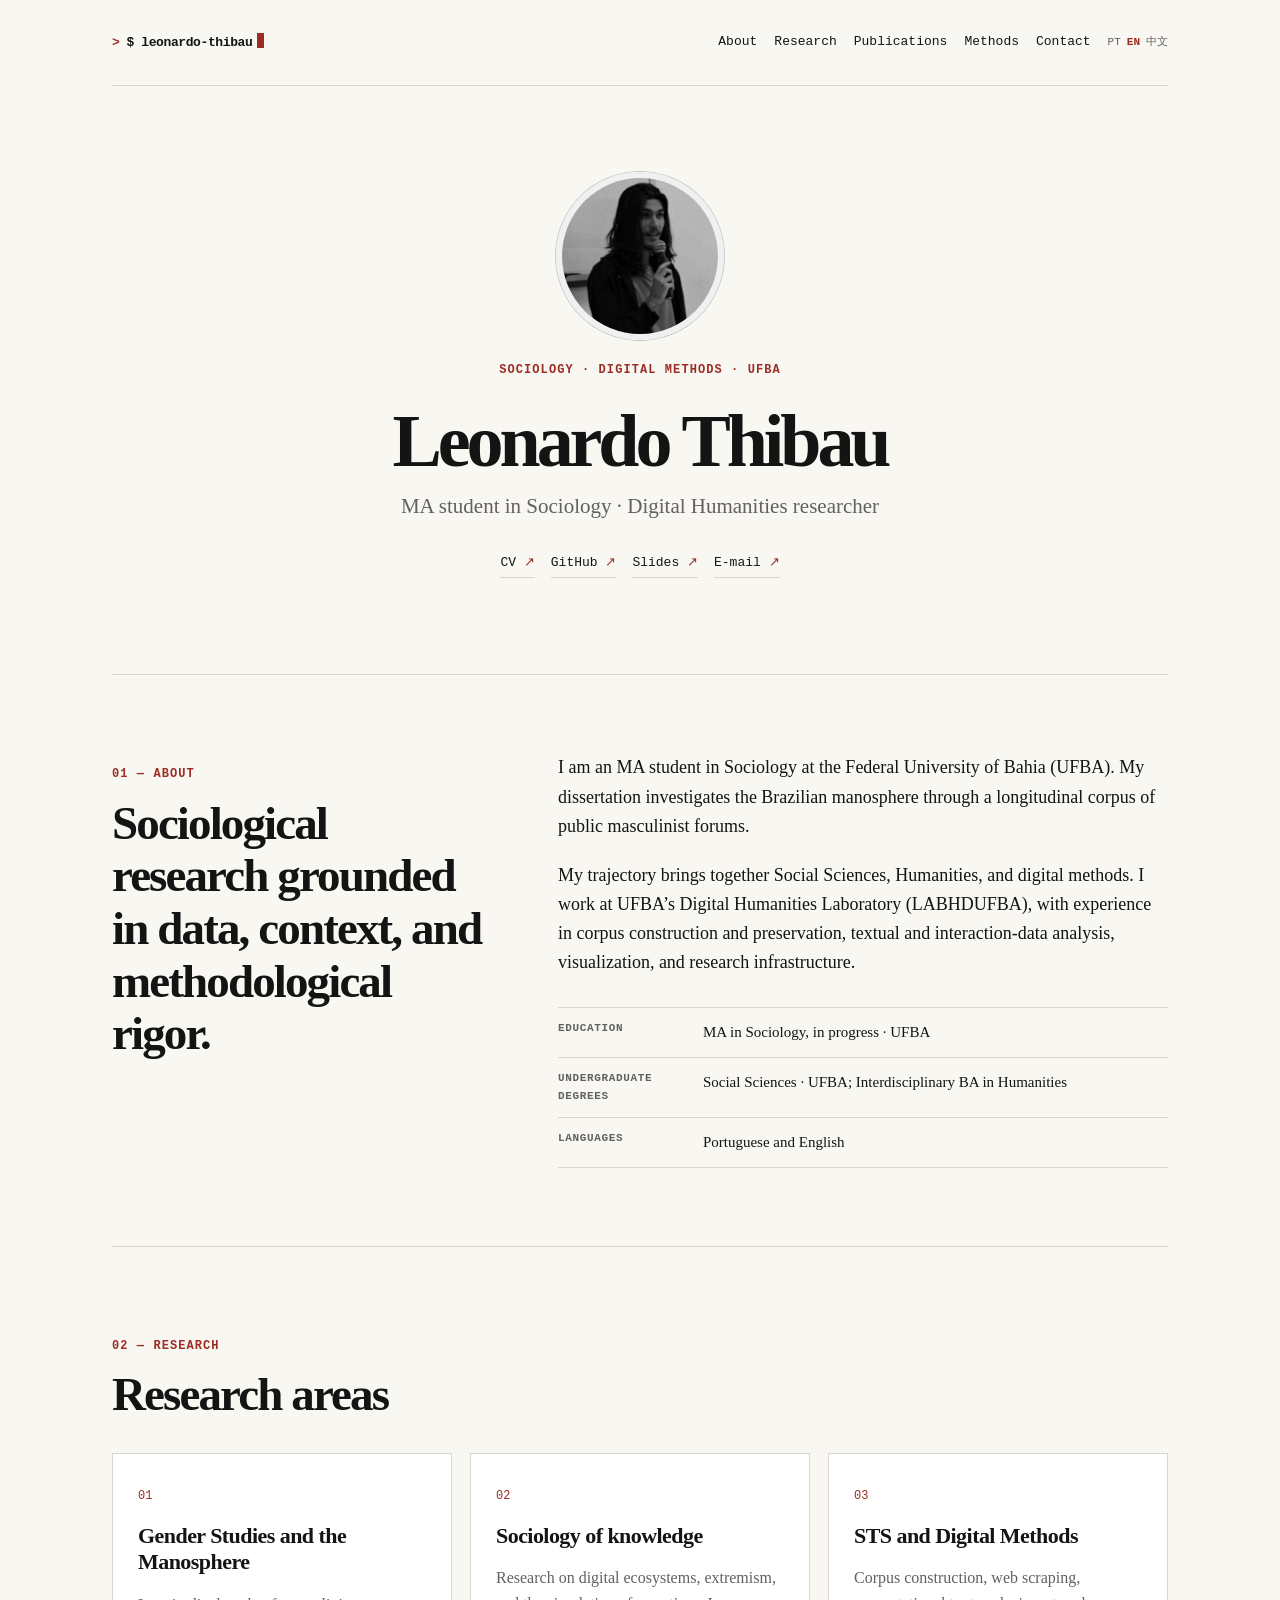
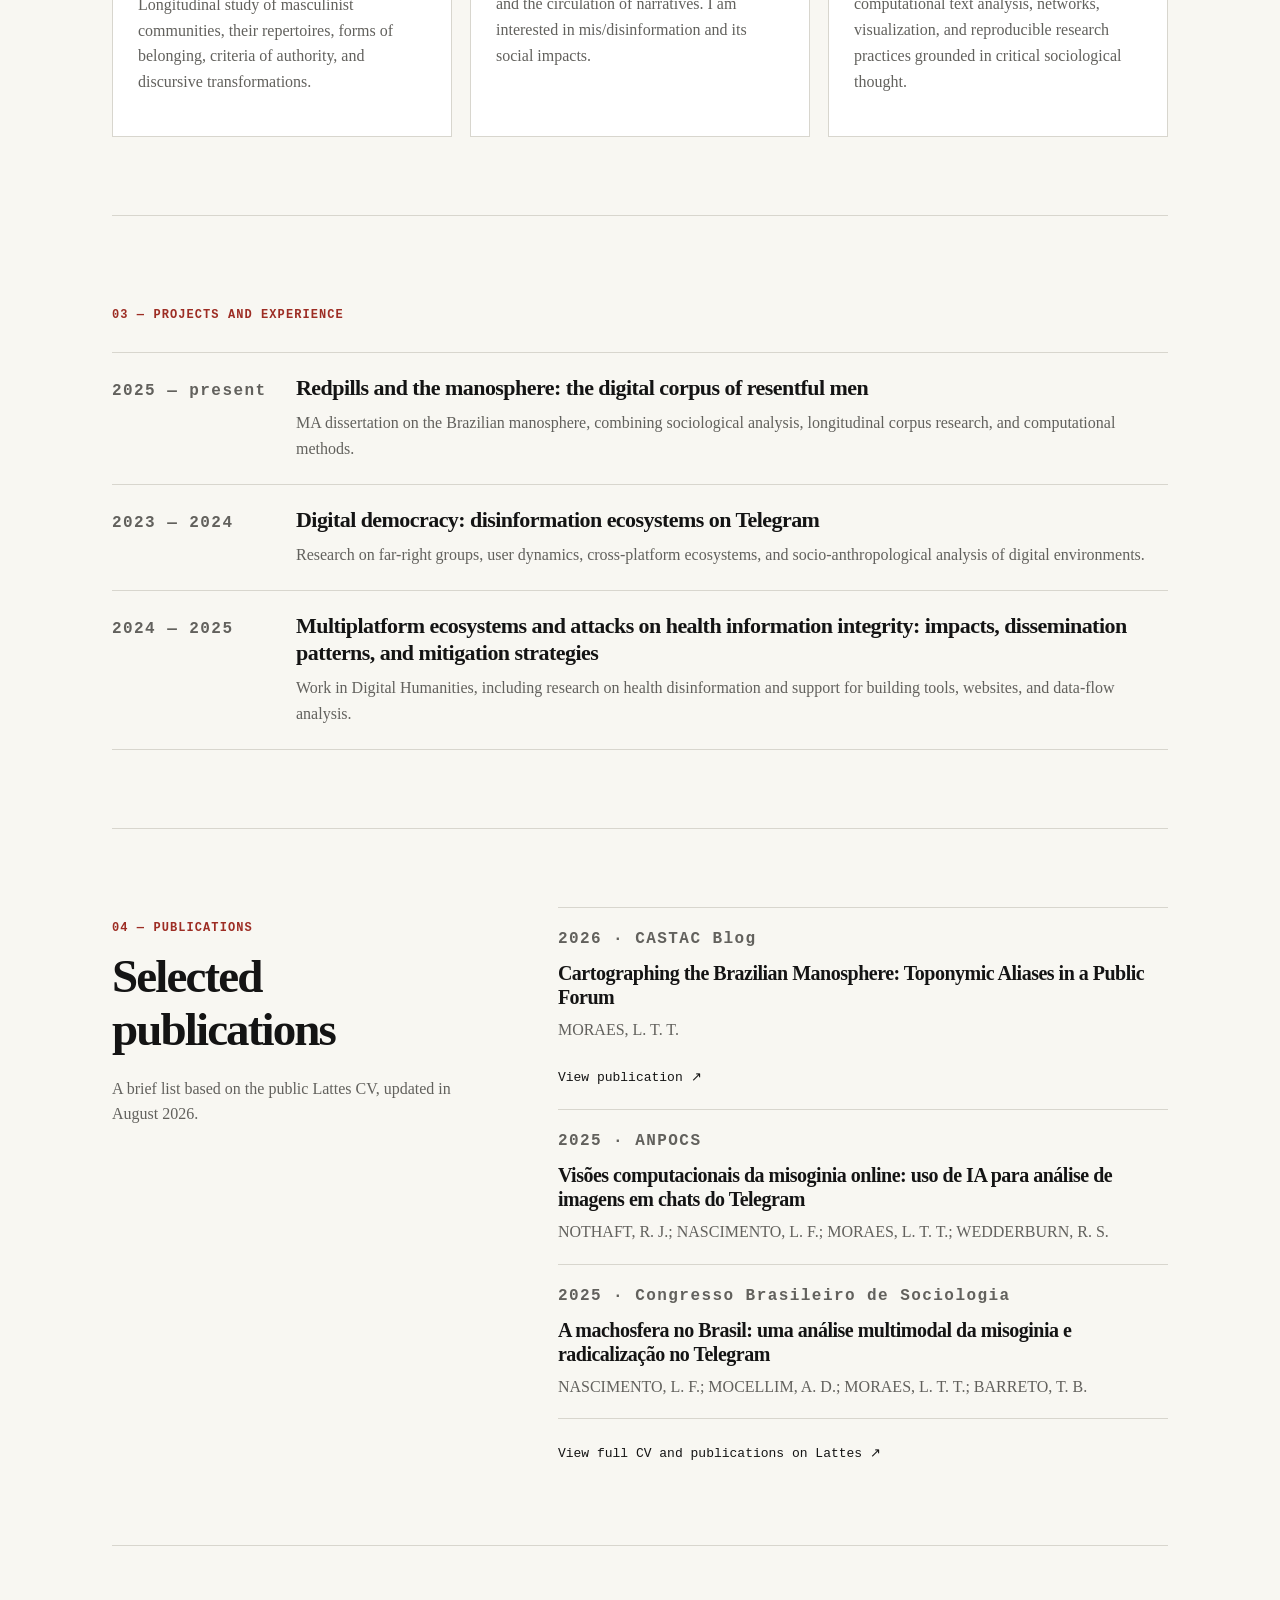
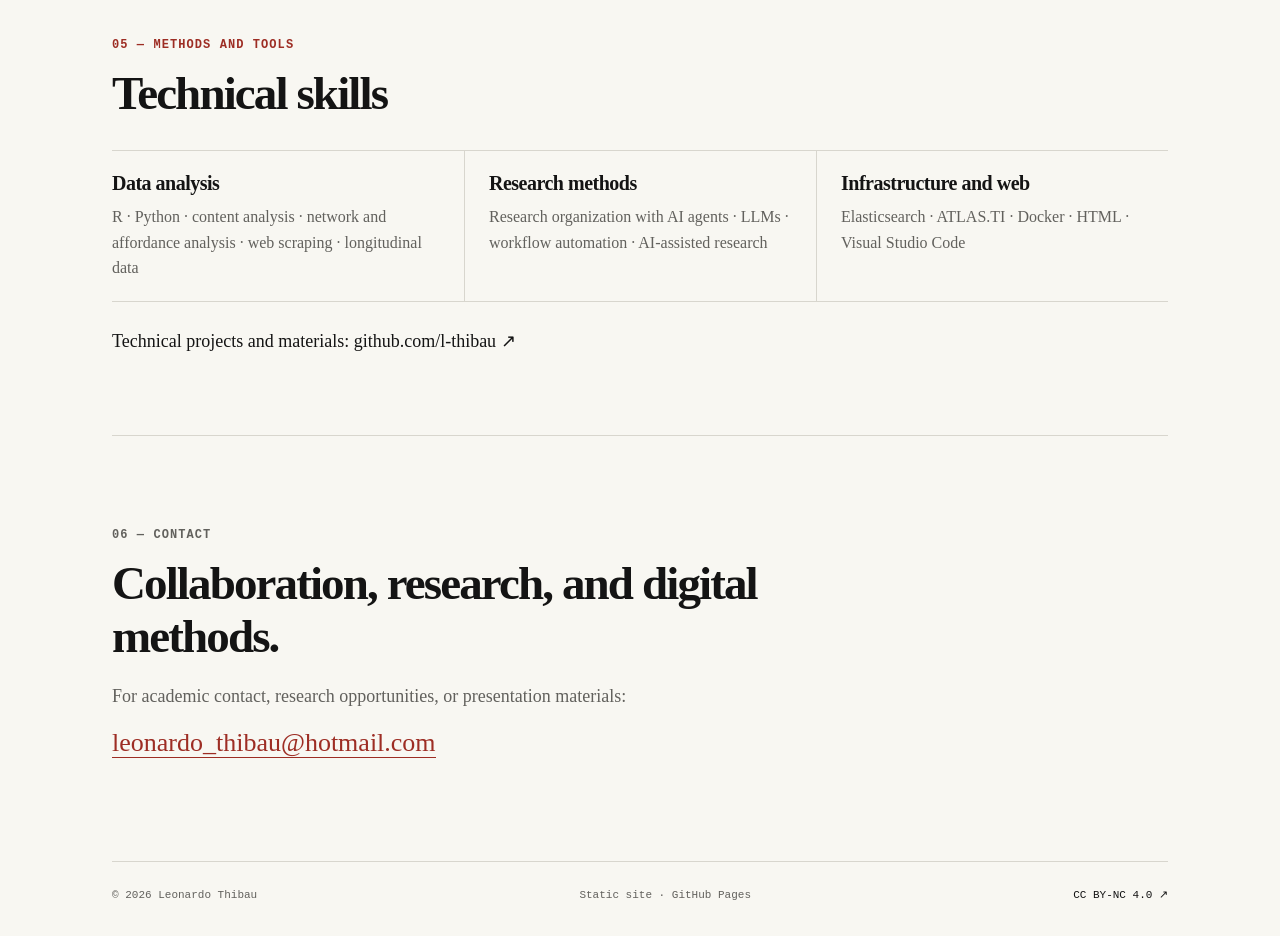
<file: index.html>
<!doctype html>

<html lang="en">
<head>
  <meta charset="utf-8">
  <meta name="viewport" content="width=device-width, initial-scale=1">
  <meta name="description" content="Leonardo Thibau — mestrando em Sociologia na UFBA. Research em métodos digitais, machosfera, desinformação e análise computacional.">
  <meta name="robots" content="index,follow">
  <meta name="theme-color" content="#111111">
  <meta http-equiv="Content-Security-Policy" content="default-src 'self'; base-uri 'self'; object-src 'none'; script-src 'none'; style-src 'self'; img-src 'self' data:; connect-src 'none'; form-action 'none'; frame-src 'none'; upgrade-insecure-requests">
  <title>Leonardo Thibau — Sociologia e Methods Digitais</title>
  <link rel="stylesheet" href="styles.css">
</head>
<body>
  <div class="shell">
    <header class="site-header">
      <a class="wordmark" href="#inicio" aria-label="Início">
        <span class="prompt">&gt;</span><span>$ leonardo-thibau</span><span class="cursor" aria-hidden="true"></span>
      </a>
      <div class="header-tools">
        <nav aria-label="Main navigation">
          <a href="#sobre">About</a>
          <a href="#pesquisa">Research</a>
          <a href="#producoes">Publications</a>
          <a href="#competencias">Methods</a>
          <a href="#contato">Contact</a>
        </nav>
        <div class="lang-switch" aria-label="Selecionar idioma">
          <a href="pt/" lang="pt-BR">PT</a>
          <a class="active" href="./" lang="en" aria-current="page">EN</a>
          <a href="zh/" lang="zh-Hans">中文</a>
        </div>
      </div>
    </header>


<main id="inicio">
  <section class="hero" aria-labelledby="nome">
    <img class="portrait" src="../assets/profile.jpg" alt="Leonardo Thibau apresentando em evento acadêmico">
    <p class="eyebrow">SOCIOLOGY · DIGITAL METHODS · UFBA</p>
    <h1 id="nome">Leonardo Thibau</h1>
    <p class="subtitle">MA student in Sociology · Digital Humanities researcher</p>
    <div class="social" aria-label="Links profissionais">
      <a href="https://lattes.cnpq.br/3404425891739700" target="_blank" rel="noopener">CV <span>↗</span></a>
      <a href="https://github.com/l-thibau" target="_blank" rel="noopener">GitHub <span>↗</span></a>
      <a href="https://l-thibau.quarto.pub/" target="_blank" rel="noopener">Slides <span>↗</span></a>
      <a href="mailto:leonardo_thibau@hotmail.com">E-mail <span>↗</span></a>
    </div>
  </section>

  <section id="sobre" class="section split">
    <div><p class="section-label">01 — ABOUT</p><h2>Sociological research grounded in data, context, and methodological rigor.</h2></div>
    <div class="prose">
      <p>I am an MA student in Sociology at the Federal University of Bahia (UFBA). My dissertation investigates the Brazilian manosphere through a longitudinal corpus of public masculinist forums.</p>
      <p>My trajectory brings together Social Sciences, Humanities, and digital methods. I work at UFBA’s Digital Humanities Laboratory (LABHDUFBA), with experience in corpus construction and preservation, textual and interaction-data analysis, visualization, and research infrastructure.</p>
      <dl class="facts">
        <div><dt>Education</dt><dd>MA in Sociology, in progress · UFBA</dd></div>
        <div><dt>Undergraduate degrees</dt><dd>Social Sciences · UFBA; Interdisciplinary BA in Humanities</dd></div>
        <div><dt>Languages</dt><dd>Portuguese and English</dd></div>
      </dl>
    </div>
  </section>

  <section id="pesquisa" class="section">
    <p class="section-label">02 — RESEARCH</p>
    <h2>Research areas</h2>
    <div class="cards">
      <article><span>01</span><h3>Gender Studies and the Manosphere</h3><p>Longitudinal study of masculinist communities, their repertoires, forms of belonging, criteria of authority, and discursive transformations.</p></article>
      <article><span>02</span><h3>Sociology of knowledge</h3><p>Research on digital ecosystems, extremism, and the circulation of narratives. I am interested in mis/disinformation and its social impacts.</p></article>
      <article><span>03</span><h3>STS and Digital Methods</h3><p>Corpus construction, web scraping, computational text analysis, networks, visualization, and reproducible research practices grounded in critical sociological thought.</p></article>
    </div>
  </section>

  <section class="section projects">
    <p class="section-label">03 — PROJECTS AND EXPERIENCE</p>
    <div class="project-list">
      <article><p class="date">2025 — present</p><div><h3>Redpills and the manosphere: the digital corpus of resentful men</h3><p>MA dissertation on the Brazilian manosphere, combining sociological analysis, longitudinal corpus research, and computational methods.</p></div></article>
      <article><p class="date">2023 — 2024</p><div><h3>Digital democracy: disinformation ecosystems on Telegram</h3><p>Research on far-right groups, user dynamics, cross-platform ecosystems, and socio-anthropological analysis of digital environments.</p></div></article>
      <article><p class="date">2024 — 2025</p><div><h3>Multiplatform ecosystems and attacks on health information integrity: impacts, dissemination patterns, and mitigation strategies</h3><p>Work in Digital Humanities, including research on health disinformation and support for building tools, websites, and data-flow analysis.</p></div></article>
    </div>
  </section>

  <section id="producoes" class="section split">
    <div>
      <p class="section-label">04 — PUBLICATIONS</p>
      <h2>Selected publications</h2>
      <p class="muted">A brief list based on the public Lattes CV, updated in August 2026.</p>
    </div>

    <div class="publications">
      <article>
        <p class="pub-meta">2026 · CASTAC Blog</p>
        <h3>Cartographing the Brazilian Manosphere: Toponymic Aliases in a Public Forum</h3>
        <p>MORAES, L. T. T.</p>
        <a class="text-link" href="https://blog.castac.org/2026/06/brazilian-manosphere/" target="_blank" rel="noopener">View publication ↗</a>
      </article>

      <article>
        <p class="pub-meta">2025 · ANPOCS</p>
        <h3>Visões computacionais da misoginia online: uso de IA para análise de imagens em chats do Telegram</h3>
        <p>NOTHAFT, R. J.; NASCIMENTO, L. F.; MORAES, L. T. T.; WEDDERBURN, R. S.</p>
      </article>

      <article>
        <p class="pub-meta">2025 · Congresso Brasileiro de Sociologia</p>
        <h3>A machosfera no Brasil: uma análise multimodal da misoginia e radicalização no Telegram</h3>
        <p>NASCIMENTO, L. F.; MOCELLIM, A. D.; MORAES, L. T. T.; BARRETO, T. B.</p>
      </article>

      <a class="text-link" href="https://lattes.cnpq.br/3404425891739700" target="_blank" rel="noopener">
        View full CV and publications on Lattes ↗
      </a>
    </div>
  </section>

  <section id="competencias" class="section">
    <p class="section-label">05 — METHODS AND TOOLS</p>
    <h2>Technical skills</h2>
    <div class="skills">
      <div><h3>Data analysis</h3><p>R · Python · content analysis · network and affordance analysis · web scraping · longitudinal data</p></div>
      <div><h3>Research methods</h3><p>Research organization with AI agents · LLMs · workflow automation · AI-assisted research</p></div>
      <div><h3>Infrastructure and web</h3><p>Elasticsearch · ATLAS.TI · Docker · HTML · Visual Studio Code</p></div>
    </div>
    <p class="repository-note">Technical projects and materials: <a href="https://github.com/l-thibau" target="_blank" rel="noopener">github.com/l-thibau ↗</a></p>
  </section>

  <section id="contato" class="section contact">
    <p class="section-label">06 — CONTACT</p>
    <h2>Collaboration, research, and digital methods.</h2>
    <p>For academic contact, research opportunities, or presentation materials:</p>
    <a class="email" href="mailto:leonardo_thibau@hotmail.com">leonardo_thibau@hotmail.com</a>
  </section>
</main>

<footer>
  <span>© 2026 Leonardo Thibau</span>
  <span>Static site · GitHub Pages</span>
  <span><a href="https://creativecommons.org/licenses/by-nc/4.0/" target="_blank" rel="noopener">CC BY-NC 4.0 ↗</a></span>
</footer>

  </div>
</body>
</html>
</file>
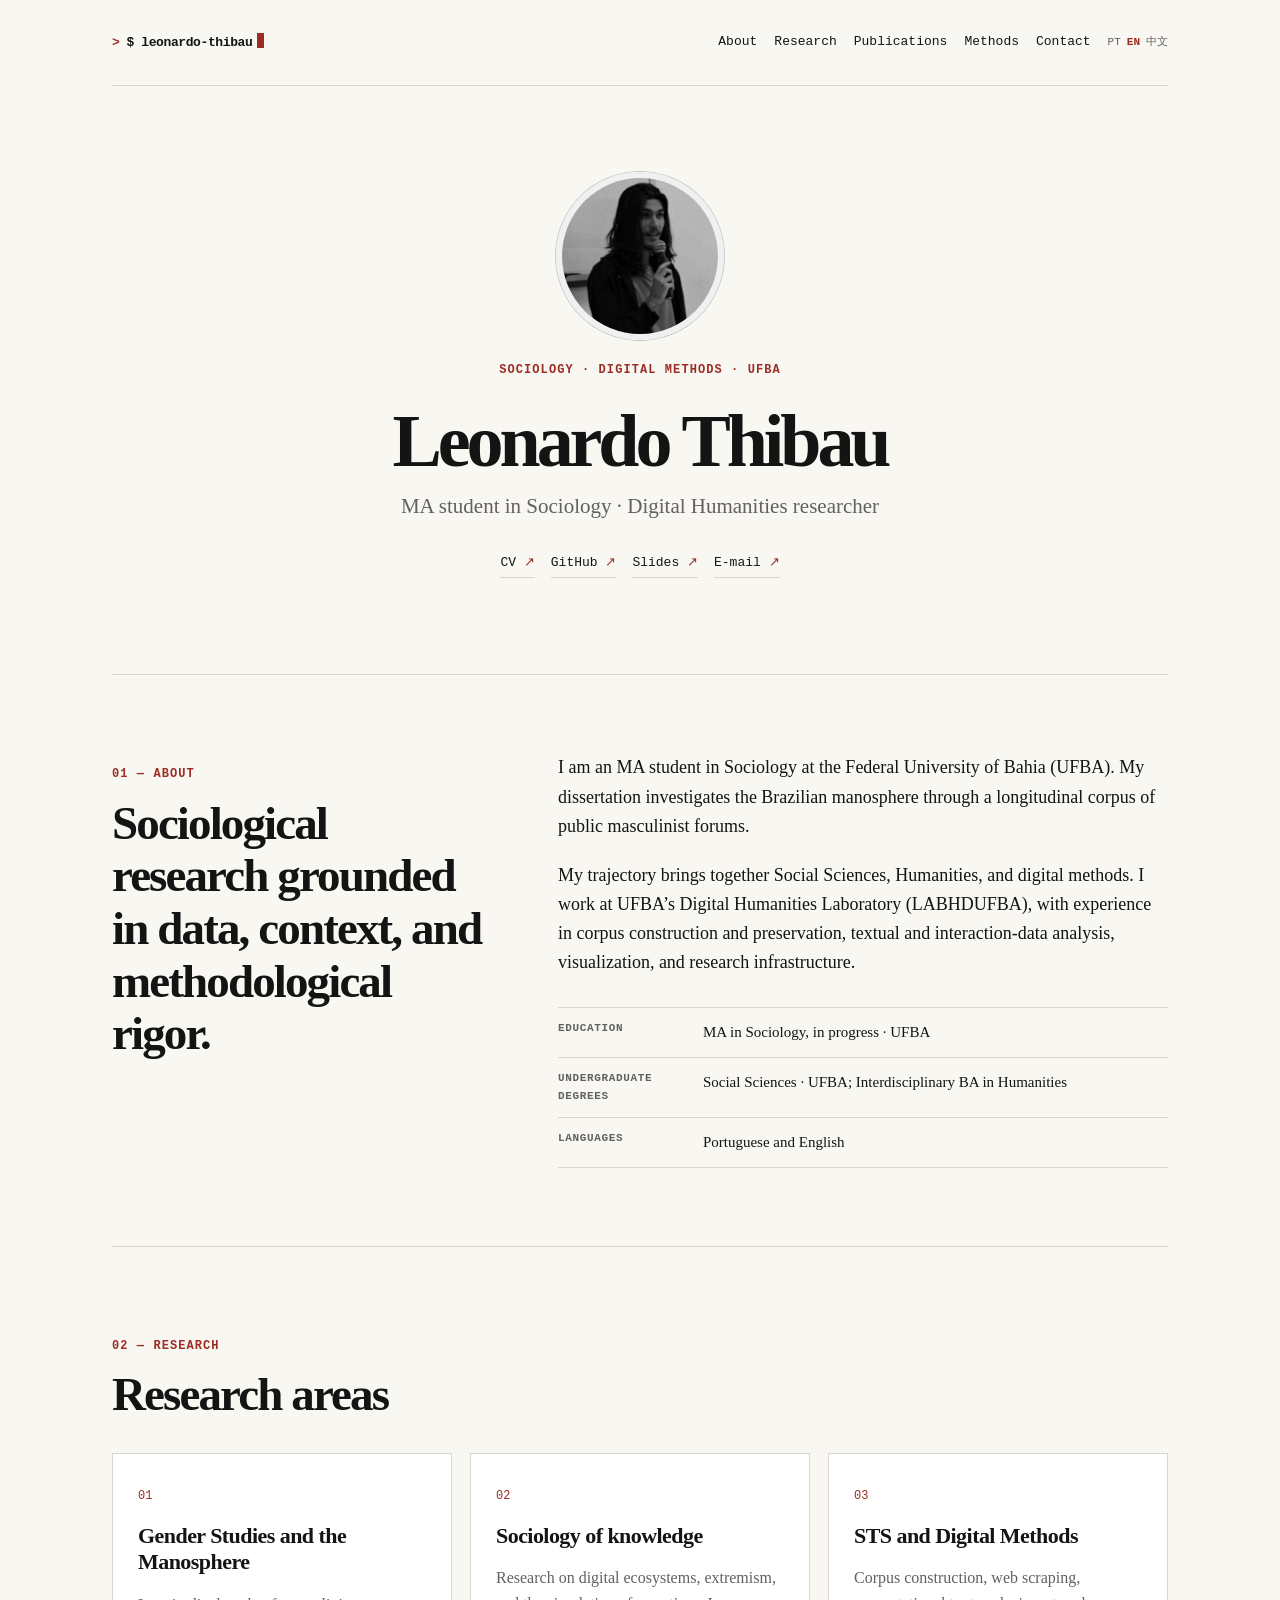
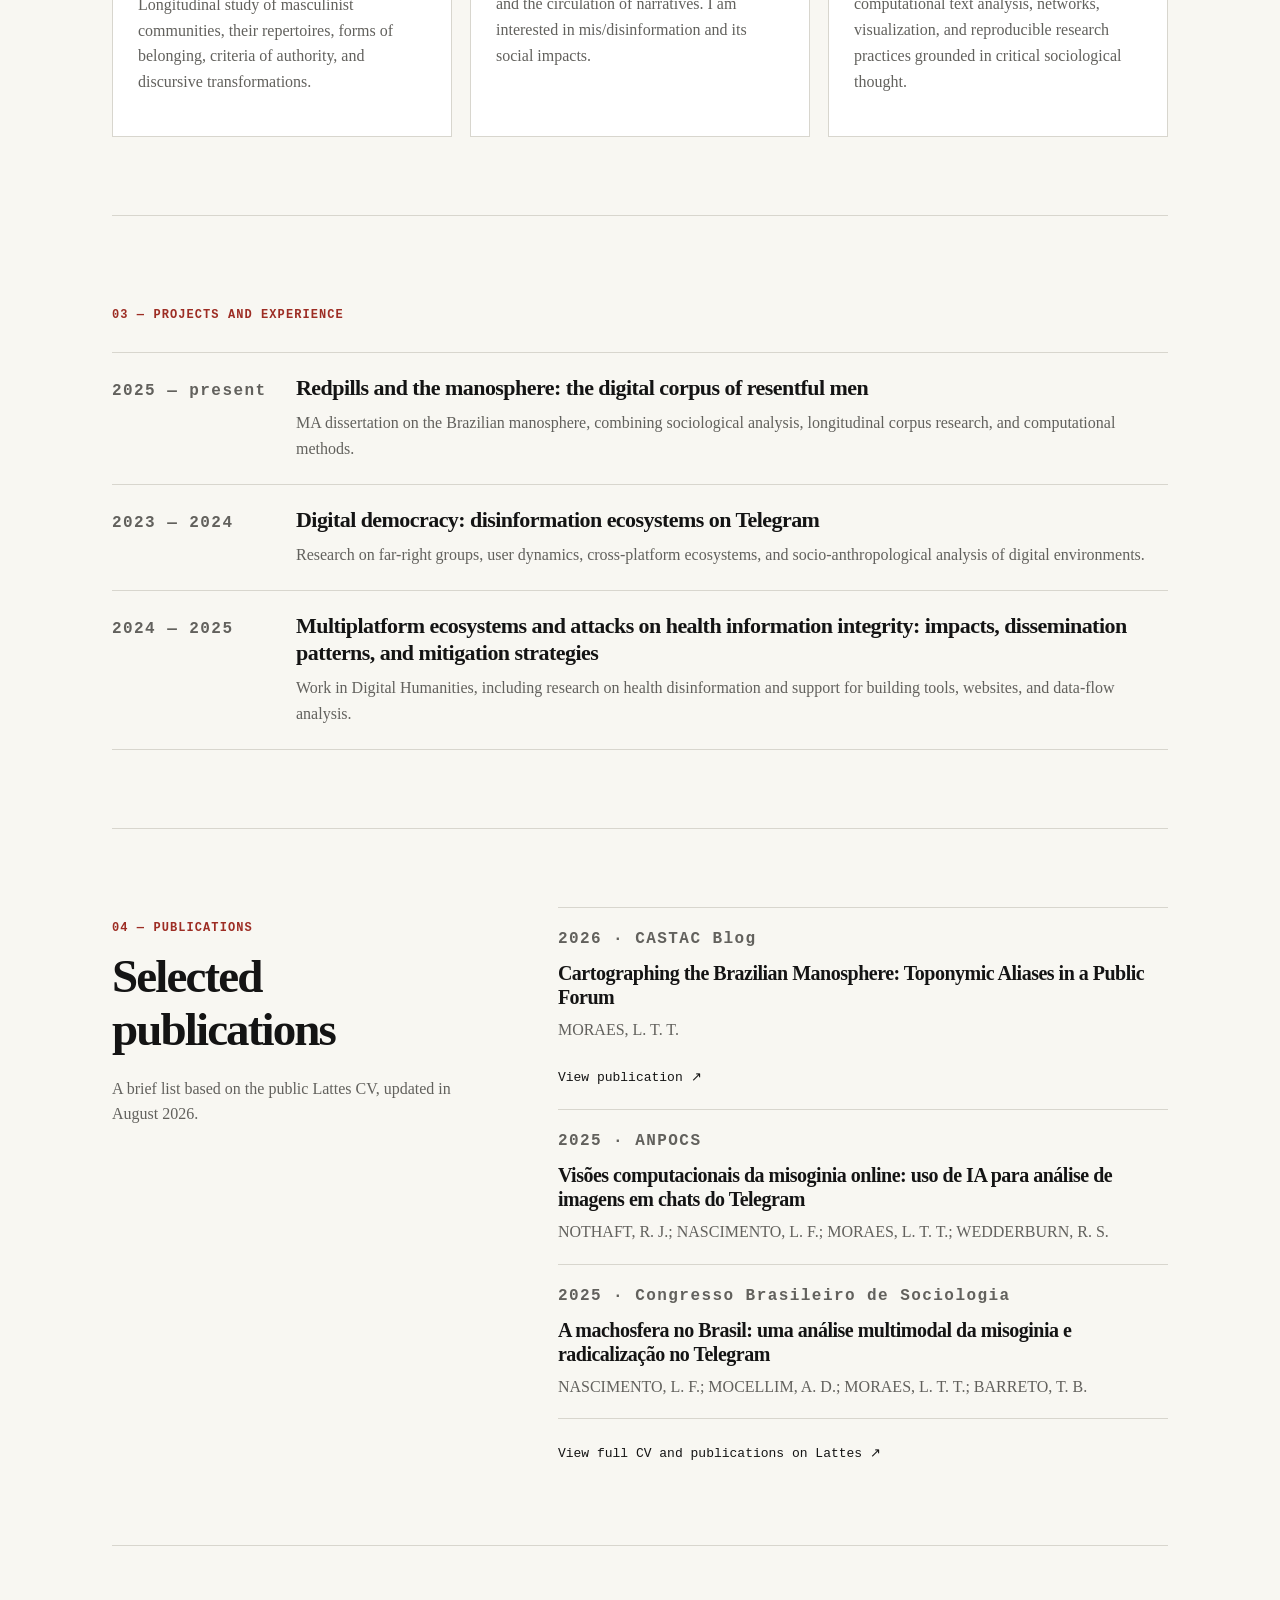
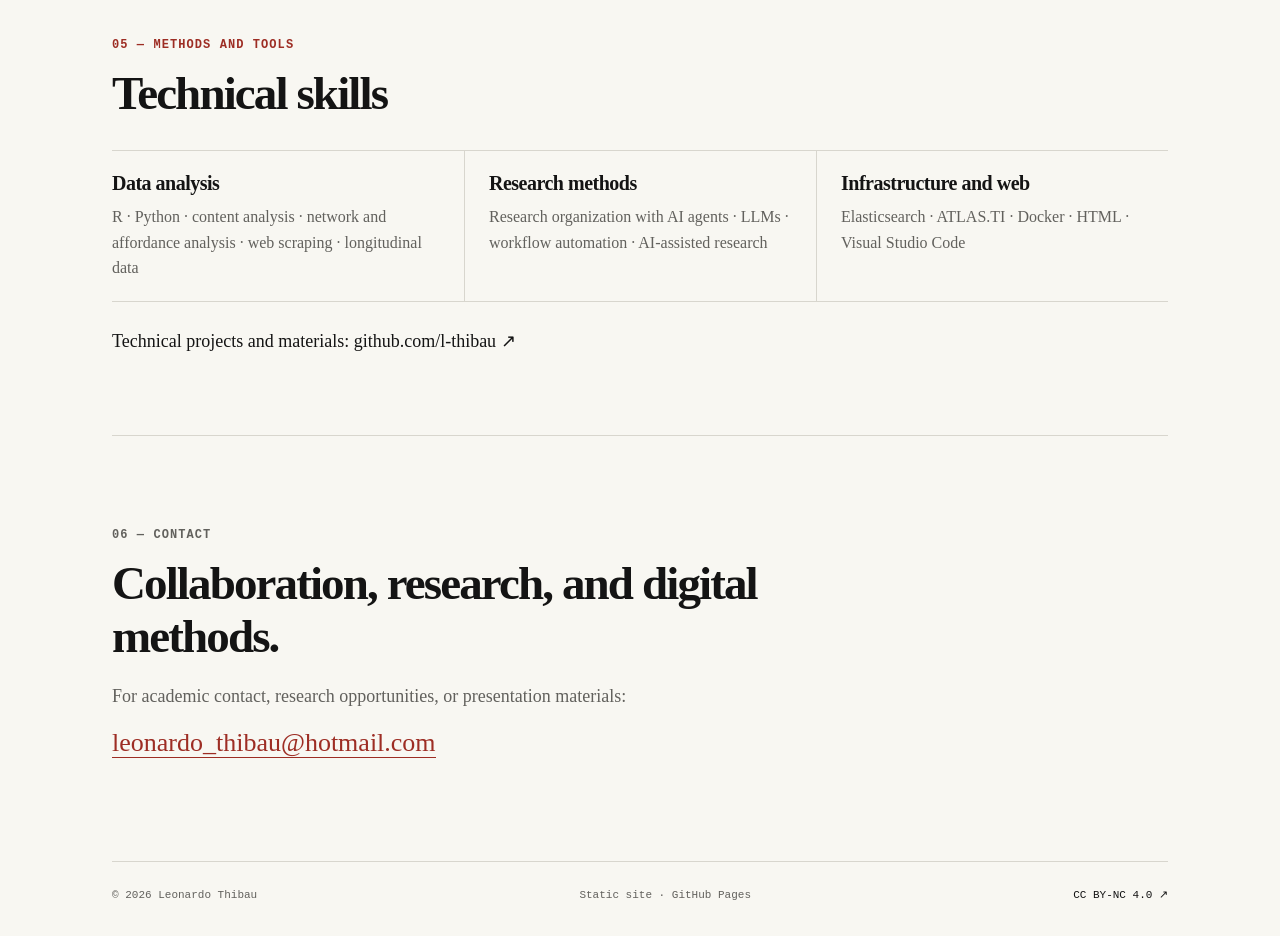
<file: en/index.html>
<!doctype html>

<html lang="en">
<head>
  <meta charset="utf-8">
  <meta name="viewport" content="width=device-width, initial-scale=1">
  <meta name="description" content="Leonardo Thibau — mestrando em Sociologia na UFBA. Research em métodos digitais, machosfera, desinformação e análise computacional.">
  <meta name="robots" content="index,follow">
  <meta name="theme-color" content="#111111">
  <meta http-equiv="Content-Security-Policy" content="default-src 'self'; base-uri 'self'; object-src 'none'; script-src 'none'; style-src 'self'; img-src 'self' data:; connect-src 'none'; form-action 'none'; frame-src 'none'; upgrade-insecure-requests">
  <title>Leonardo Thibau — Sociologia e Methods Digitais</title>
  <link rel="stylesheet" href="../styles.css">
</head>
<body>
  <div class="shell">
    <header class="site-header">
      <a class="wordmark" href="#inicio" aria-label="Início">
        <span class="prompt">&gt;</span><span>$ leonardo-thibau</span><span class="cursor" aria-hidden="true"></span>
      </a>
      <div class="header-tools">
        <nav aria-label="Main navigation">
          <a href="#sobre">About</a>
          <a href="#pesquisa">Research</a>
          <a href="#producoes">Publications</a>
          <a href="#competencias">Methods</a>
          <a href="#contato">Contact</a>
        </nav>
        <div class="lang-switch" aria-label="Selecionar idioma">
          <a href="../pt/" lang="pt-BR">PT</a>
          <a class="active" href="./" lang="en" aria-current="page">EN</a>
          <a href="../zh/" lang="zh-Hans">中文</a>
        </div>
      </div>
    </header>


<main id="inicio">
  <section class="hero" aria-labelledby="nome">
    <img class="portrait" src="../assets/profile.jpg" alt="Leonardo Thibau apresentando em evento acadêmico">
    <p class="eyebrow">SOCIOLOGY · DIGITAL METHODS · UFBA</p>
    <h1 id="nome">Leonardo Thibau</h1>
    <p class="subtitle">MA student in Sociology · Digital Humanities researcher</p>
    <div class="social" aria-label="Links profissionais">
      <a href="https://lattes.cnpq.br/3404425891739700" target="_blank" rel="noopener">CV <span>↗</span></a>
      <a href="https://github.com/l-thibau" target="_blank" rel="noopener">GitHub <span>↗</span></a>
      <a href="https://l-thibau.quarto.pub/" target="_blank" rel="noopener">Slides <span>↗</span></a>
      <a href="mailto:leonardo_thibau@hotmail.com">E-mail <span>↗</span></a>
    </div>
  </section>

  <section id="sobre" class="section split">
    <div><p class="section-label">01 — ABOUT</p><h2>Sociological research grounded in data, context, and methodological rigor.</h2></div>
    <div class="prose">
      <p>I am an MA student in Sociology at the Federal University of Bahia (UFBA). My dissertation investigates the Brazilian manosphere through a longitudinal corpus of public masculinist forums.</p>
      <p>My trajectory brings together Social Sciences, Humanities, and digital methods. I work at UFBA’s Digital Humanities Laboratory (LABHDUFBA), with experience in corpus construction and preservation, textual and interaction-data analysis, visualization, and research infrastructure.</p>
      <dl class="facts">
        <div><dt>Education</dt><dd>MA in Sociology, in progress · UFBA</dd></div>
        <div><dt>Undergraduate degrees</dt><dd>Social Sciences · UFBA; Interdisciplinary BA in Humanities</dd></div>
        <div><dt>Languages</dt><dd>Portuguese and English</dd></div>
      </dl>
    </div>
  </section>

  <section id="pesquisa" class="section">
    <p class="section-label">02 — RESEARCH</p>
    <h2>Research areas</h2>
    <div class="cards">
      <article><span>01</span><h3>Gender Studies and the Manosphere</h3><p>Longitudinal study of masculinist communities, their repertoires, forms of belonging, criteria of authority, and discursive transformations.</p></article>
      <article><span>02</span><h3>Sociology of knowledge</h3><p>Research on digital ecosystems, extremism, and the circulation of narratives. I am interested in mis/disinformation and its social impacts.</p></article>
      <article><span>03</span><h3>STS and Digital Methods</h3><p>Corpus construction, web scraping, computational text analysis, networks, visualization, and reproducible research practices grounded in critical sociological thought.</p></article>
    </div>
  </section>

  <section class="section projects">
    <p class="section-label">03 — PROJECTS AND EXPERIENCE</p>
    <div class="project-list">
      <article><p class="date">2025 — present</p><div><h3>Redpills and the manosphere: the digital corpus of resentful men</h3><p>MA dissertation on the Brazilian manosphere, combining sociological analysis, longitudinal corpus research, and computational methods.</p></div></article>
      <article><p class="date">2023 — 2024</p><div><h3>Digital democracy: disinformation ecosystems on Telegram</h3><p>Research on far-right groups, user dynamics, cross-platform ecosystems, and socio-anthropological analysis of digital environments.</p></div></article>
      <article><p class="date">2024 — 2025</p><div><h3>Multiplatform ecosystems and attacks on health information integrity: impacts, dissemination patterns, and mitigation strategies</h3><p>Work in Digital Humanities, including research on health disinformation and support for building tools, websites, and data-flow analysis.</p></div></article>
    </div>
  </section>

  <section id="producoes" class="section split">
    <div>
      <p class="section-label">04 — PUBLICATIONS</p>
      <h2>Selected publications</h2>
      <p class="muted">A brief list based on the public Lattes CV, updated in August 2026.</p>
    </div>

    <div class="publications">
      <article>
        <p class="pub-meta">2026 · CASTAC Blog</p>
        <h3>Cartographing the Brazilian Manosphere: Toponymic Aliases in a Public Forum</h3>
        <p>MORAES, L. T. T.</p>
        <a class="text-link" href="https://blog.castac.org/2026/06/brazilian-manosphere/" target="_blank" rel="noopener">View publication ↗</a>
      </article>

      <article>
        <p class="pub-meta">2025 · ANPOCS</p>
        <h3>Visões computacionais da misoginia online: uso de IA para análise de imagens em chats do Telegram</h3>
        <p>NOTHAFT, R. J.; NASCIMENTO, L. F.; MORAES, L. T. T.; WEDDERBURN, R. S.</p>
      </article>

      <article>
        <p class="pub-meta">2025 · Congresso Brasileiro de Sociologia</p>
        <h3>A machosfera no Brasil: uma análise multimodal da misoginia e radicalização no Telegram</h3>
        <p>NASCIMENTO, L. F.; MOCELLIM, A. D.; MORAES, L. T. T.; BARRETO, T. B.</p>
      </article>

      <a class="text-link" href="https://lattes.cnpq.br/3404425891739700" target="_blank" rel="noopener">
        View full CV and publications on Lattes ↗
      </a>
    </div>
  </section>

  <section id="competencias" class="section">
    <p class="section-label">05 — METHODS AND TOOLS</p>
    <h2>Technical skills</h2>
    <div class="skills">
      <div><h3>Data analysis</h3><p>R · Python · content analysis · network and affordance analysis · web scraping · longitudinal data</p></div>
      <div><h3>Research methods</h3><p>Research organization with AI agents · LLMs · workflow automation · AI-assisted research</p></div>
      <div><h3>Infrastructure and web</h3><p>Elasticsearch · ATLAS.TI · Docker · HTML · Visual Studio Code</p></div>
    </div>
    <p class="repository-note">Technical projects and materials: <a href="https://github.com/l-thibau" target="_blank" rel="noopener">github.com/l-thibau ↗</a></p>
  </section>

  <section id="contato" class="section contact">
    <p class="section-label">06 — CONTACT</p>
    <h2>Collaboration, research, and digital methods.</h2>
    <p>For academic contact, research opportunities, or presentation materials:</p>
    <a class="email" href="mailto:leonardo_thibau@hotmail.com">leonardo_thibau@hotmail.com</a>
  </section>
</main>

<footer>
  <span>© 2026 Leonardo Thibau</span>
  <span>Static site · GitHub Pages</span>
  <span><a href="https://creativecommons.org/licenses/by-nc/4.0/" target="_blank" rel="noopener">CC BY-NC 4.0 ↗</a></span>
</footer>

  </div>
</body>
</html>
</file>
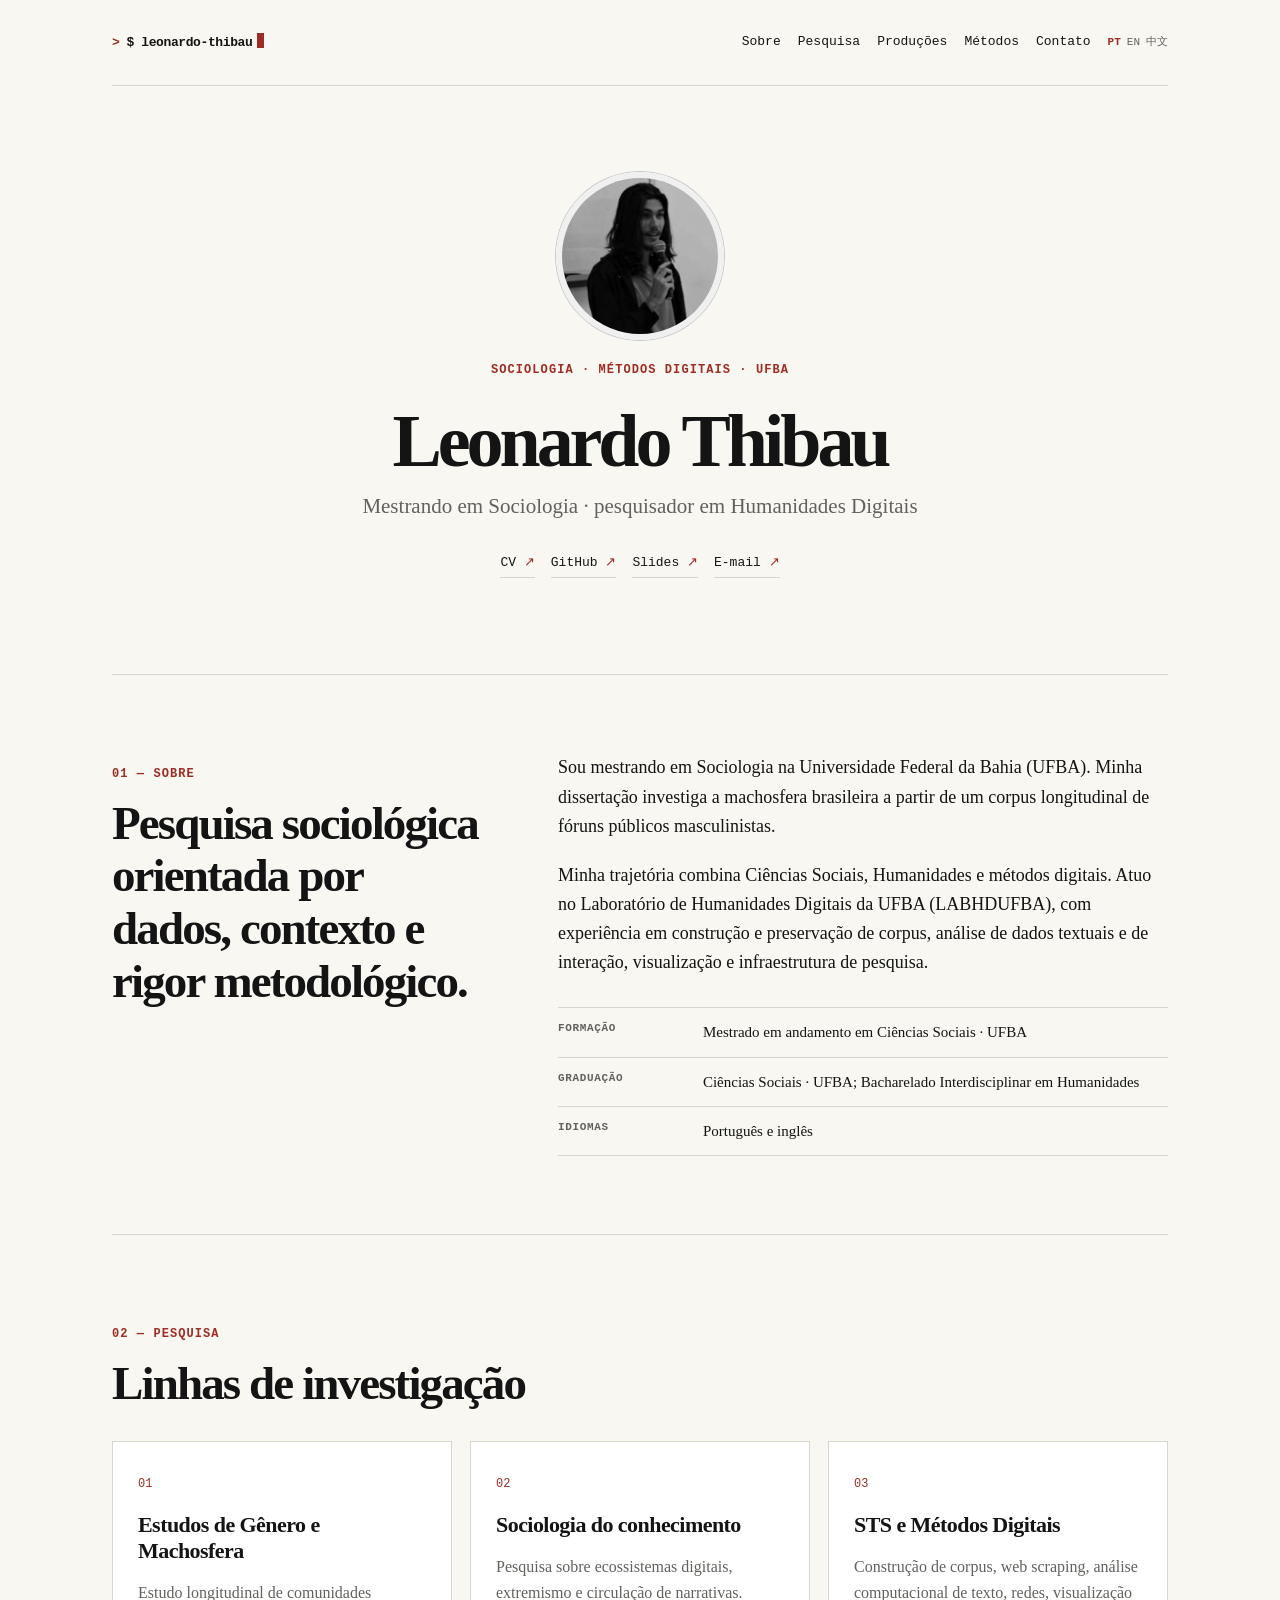
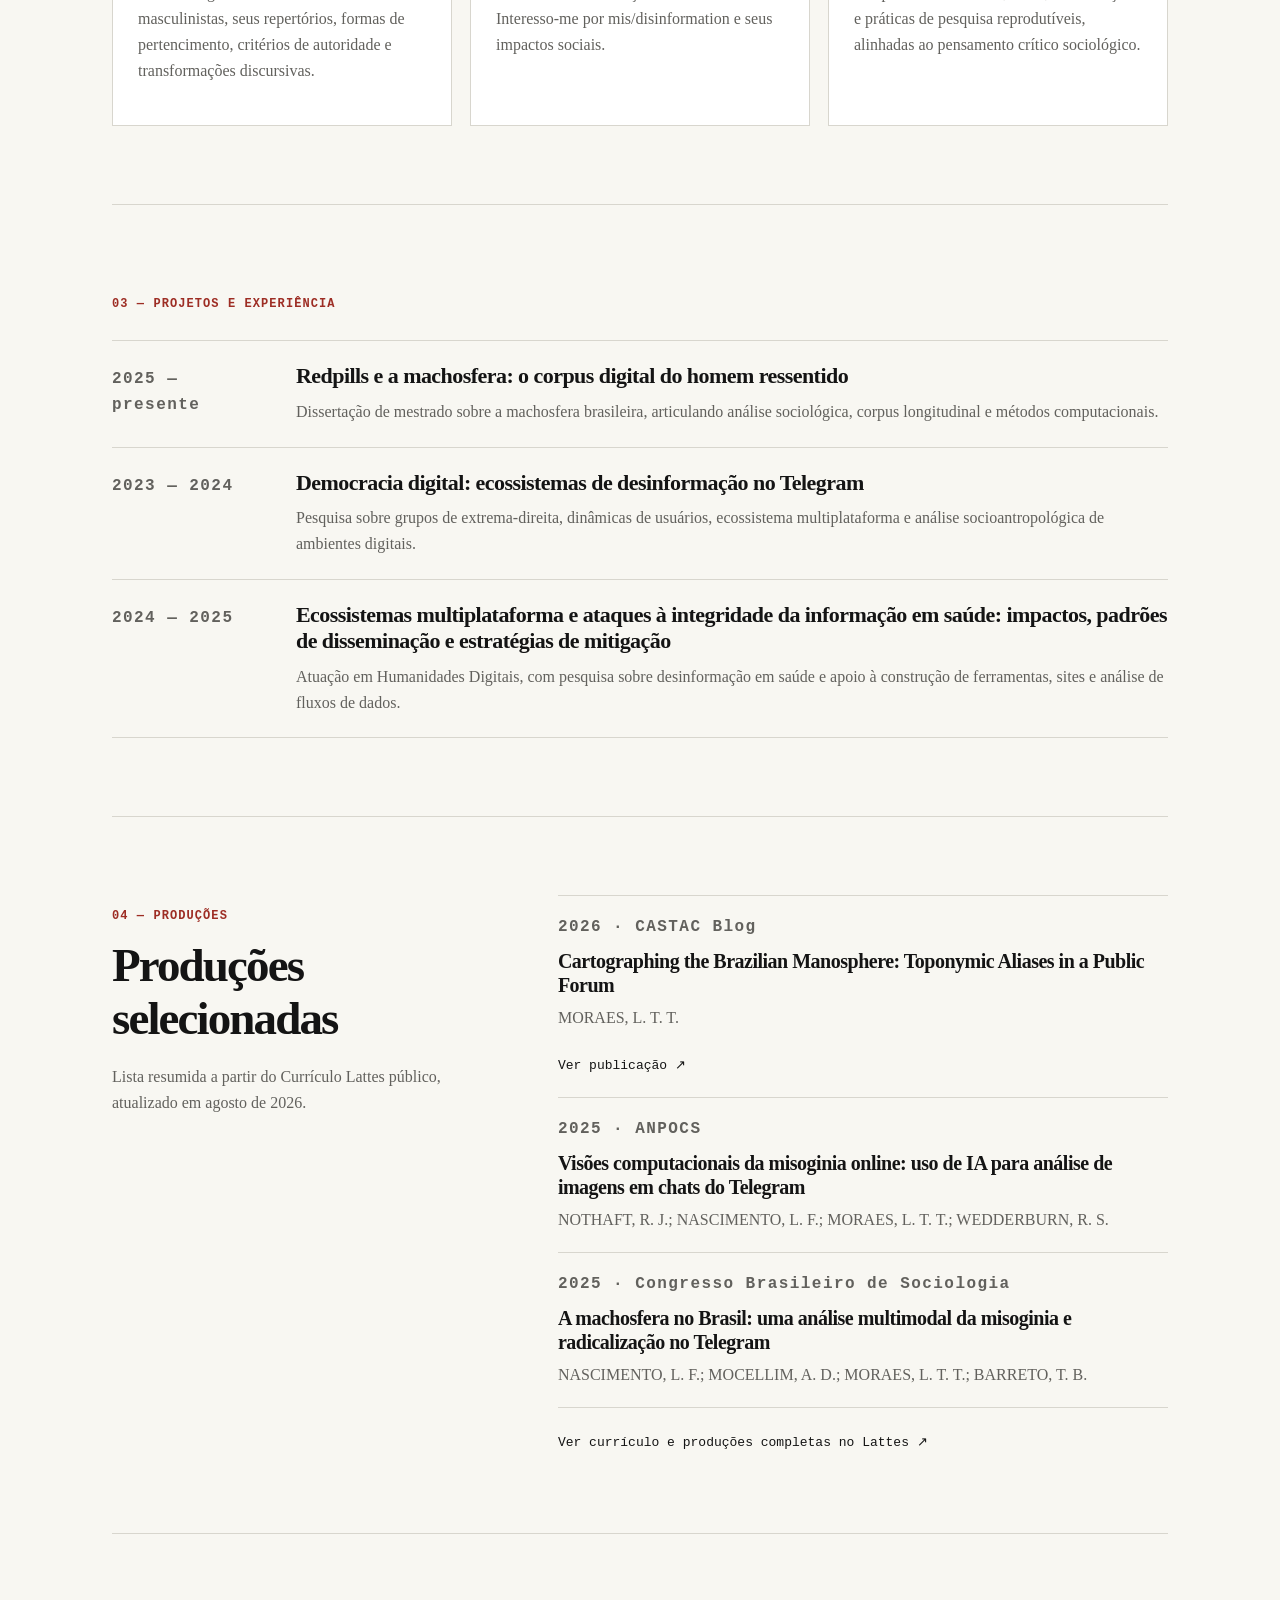
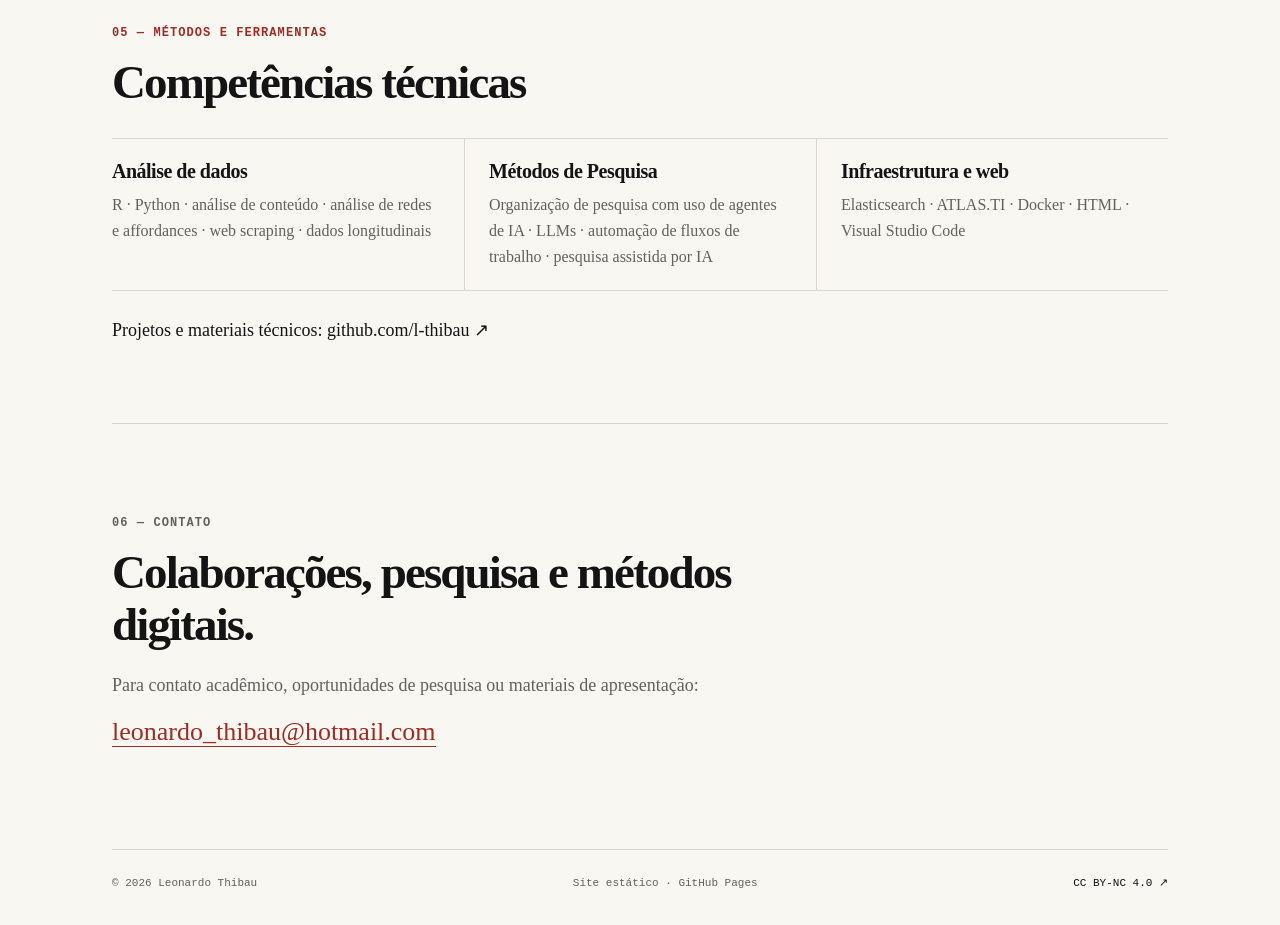
<file: pt/index.html>
<!doctype html>

<html lang="pt-BR">
<head>
  <meta charset="utf-8">
  <meta name="viewport" content="width=device-width, initial-scale=1">
  <meta name="description" content="Leonardo Thibau — mestrando em Sociologia na UFBA. Pesquisa em métodos digitais, machosfera, desinformação e análise computacional.">
  <meta name="robots" content="index,follow">
  <meta name="theme-color" content="#111111">
  <meta http-equiv="Content-Security-Policy" content="default-src 'self'; base-uri 'self'; object-src 'none'; script-src 'none'; style-src 'self'; img-src 'self' data:; connect-src 'none'; form-action 'none'; frame-src 'none'; upgrade-insecure-requests">
  <title>Leonardo Thibau — Sociologia e Métodos Digitais</title>
  <link rel="stylesheet" href="../styles.css">
</head>
<body>
  <div class="shell">
    <header class="site-header">
      <a class="wordmark" href="#inicio" aria-label="Início">
        <span class="prompt">&gt;</span><span>$ leonardo-thibau</span><span class="cursor" aria-hidden="true"></span>
      </a>
      <div class="header-tools">
        <nav aria-label="Navegação principal">
          <a href="#sobre">Sobre</a>
          <a href="#pesquisa">Pesquisa</a>
          <a href="#producoes">Produções</a>
          <a href="#competencias">Métodos</a>
          <a href="#contato">Contato</a>
        </nav>
        <div class="lang-switch" aria-label="Selecionar idioma">
          <a class="active" href="./" lang="pt-BR" aria-current="page">PT</a>
          <a href="../" lang="en">EN</a>
          <a href="../zh/" lang="zh-Hans">中文</a>
        </div>
      </div>
    </header>


<main id="inicio">
  <section class="hero" aria-labelledby="nome">
    <img class="portrait" src="../assets/profile.jpg" alt="Leonardo Thibau apresentando em evento acadêmico">
    <p class="eyebrow">SOCIOLOGIA · MÉTODOS DIGITAIS · UFBA</p>
    <h1 id="nome">Leonardo Thibau</h1>
    <p class="subtitle">Mestrando em Sociologia · pesquisador em Humanidades Digitais</p>
    <div class="social" aria-label="Links profissionais">
      <a href="https://lattes.cnpq.br/3404425891739700" target="_blank" rel="noopener">CV <span>↗</span></a>
      <a href="https://github.com/l-thibau" target="_blank" rel="noopener">GitHub <span>↗</span></a>
      <a href="https://l-thibau.quarto.pub/" target="_blank" rel="noopener">Slides <span>↗</span></a>
      <a href="mailto:leonardo_thibau@hotmail.com">E-mail <span>↗</span></a>
    </div>
  </section>

  <section id="sobre" class="section split">
    <div><p class="section-label">01 — SOBRE</p><h2>Pesquisa sociológica orientada por dados, contexto e rigor metodológico.</h2></div>
    <div class="prose">
      <p>Sou mestrando em Sociologia na Universidade Federal da Bahia (UFBA). Minha dissertação investiga a machosfera brasileira a partir de um corpus longitudinal de fóruns públicos masculinistas.</p>
      <p>Minha trajetória combina Ciências Sociais, Humanidades e métodos digitais. Atuo no Laboratório de Humanidades Digitais da UFBA (LABHDUFBA), com experiência em construção e preservação de corpus, análise de dados textuais e de interação, visualização e infraestrutura de pesquisa.</p>
      <dl class="facts">
        <div><dt>Formação</dt><dd>Mestrado em andamento em Ciências Sociais · UFBA</dd></div>
        <div><dt>Graduação</dt><dd>Ciências Sociais · UFBA; Bacharelado Interdisciplinar em Humanidades</dd></div>
        <div><dt>Idiomas</dt><dd>Português e inglês</dd></div>
      </dl>
    </div>
  </section>

  <section id="pesquisa" class="section">
    <p class="section-label">02 — PESQUISA</p>
    <h2>Linhas de investigação</h2>
    <div class="cards">
      <article><span>01</span><h3>Estudos de Gênero e Machosfera</h3><p>Estudo longitudinal de comunidades masculinistas, seus repertórios, formas de pertencimento, critérios de autoridade e transformações discursivas.</p></article>
      <article><span>02</span><h3>Sociologia do conhecimento</h3><p>Pesquisa sobre ecossistemas digitais, extremismo e circulação de narrativas. Interesso-me por mis/disinformation e seus impactos sociais.</p></article>
      <article><span>03</span><h3>STS e Métodos Digitais</h3><p>Construção de corpus, web scraping, análise computacional de texto, redes, visualização e práticas de pesquisa reprodutíveis, alinhadas ao pensamento crítico sociológico.</p></article>
    </div>
  </section>

  <section class="section projects">
    <p class="section-label">03 — PROJETOS E EXPERIÊNCIA</p>
    <div class="project-list">
      <article><p class="date">2025 — presente</p><div><h3>Redpills e a machosfera: o corpus digital do homem ressentido</h3><p>Dissertação de mestrado sobre a machosfera brasileira, articulando análise sociológica, corpus longitudinal e métodos computacionais.</p></div></article>
      <article><p class="date">2023 — 2024</p><div><h3>Democracia digital: ecossistemas de desinformação no Telegram</h3><p>Pesquisa sobre grupos de extrema-direita, dinâmicas de usuários, ecossistema multiplataforma e análise socioantropológica de ambientes digitais.</p></div></article>
      <article><p class="date">2024 — 2025</p><div><h3>Ecossistemas multiplataforma e ataques à integridade da informação em saúde: impactos, padrões de disseminação e estratégias de mitigação</h3><p>Atuação em Humanidades Digitais, com pesquisa sobre desinformação em saúde e apoio à construção de ferramentas, sites e análise de fluxos de dados.</p></div></article>
    </div>
  </section>

  <section id="producoes" class="section split">
    <div>
      <p class="section-label">04 — PRODUÇÕES</p>
      <h2>Produções selecionadas</h2>
      <p class="muted">Lista resumida a partir do Currículo Lattes público, atualizado em agosto de 2026.</p>
    </div>

    <div class="publications">
      <article>
        <p class="pub-meta">2026 · CASTAC Blog</p>
        <h3>Cartographing the Brazilian Manosphere: Toponymic Aliases in a Public Forum</h3>
        <p>MORAES, L. T. T.</p>
        <a class="text-link" href="https://blog.castac.org/2026/06/brazilian-manosphere/" target="_blank" rel="noopener">Ver publicação ↗</a>
      </article>

      <article>
        <p class="pub-meta">2025 · ANPOCS</p>
        <h3>Visões computacionais da misoginia online: uso de IA para análise de imagens em chats do Telegram</h3>
        <p>NOTHAFT, R. J.; NASCIMENTO, L. F.; MORAES, L. T. T.; WEDDERBURN, R. S.</p>
      </article>

      <article>
        <p class="pub-meta">2025 · Congresso Brasileiro de Sociologia</p>
        <h3>A machosfera no Brasil: uma análise multimodal da misoginia e radicalização no Telegram</h3>
        <p>NASCIMENTO, L. F.; MOCELLIM, A. D.; MORAES, L. T. T.; BARRETO, T. B.</p>
      </article>

      <a class="text-link" href="https://lattes.cnpq.br/3404425891739700" target="_blank" rel="noopener">
        Ver currículo e produções completas no Lattes ↗
      </a>
    </div>
  </section>

  <section id="competencias" class="section">
    <p class="section-label">05 — MÉTODOS E FERRAMENTAS</p>
    <h2>Competências técnicas</h2>
    <div class="skills">
      <div><h3>Análise de dados</h3><p>R · Python · análise de conteúdo · análise de redes e affordances · web scraping · dados longitudinais</p></div>
      <div><h3>Métodos de Pesquisa</h3><p>Organização de pesquisa com uso de agentes de IA · LLMs · automação de fluxos de trabalho · pesquisa assistida por IA</p></div>
      <div><h3>Infraestrutura e web</h3><p>Elasticsearch · ATLAS.TI · Docker · HTML · Visual Studio Code</p></div>
    </div>
    <p class="repository-note">Projetos e materiais técnicos: <a href="https://github.com/l-thibau" target="_blank" rel="noopener">github.com/l-thibau ↗</a></p>
  </section>

  <section id="contato" class="section contact">
    <p class="section-label">06 — CONTATO</p>
    <h2>Colaborações, pesquisa e métodos digitais.</h2>
    <p>Para contato acadêmico, oportunidades de pesquisa ou materiais de apresentação:</p>
    <a class="email" href="mailto:leonardo_thibau@hotmail.com">leonardo_thibau@hotmail.com</a>
  </section>
</main>

<footer>
  <span>© 2026 Leonardo Thibau</span>
  <span>Site estático · GitHub Pages</span>
  <span><a href="https://creativecommons.org/licenses/by-nc/4.0/" target="_blank" rel="noopener">CC BY-NC 4.0 ↗</a></span>
</footer>

  </div>
</body>
</html>
</file>
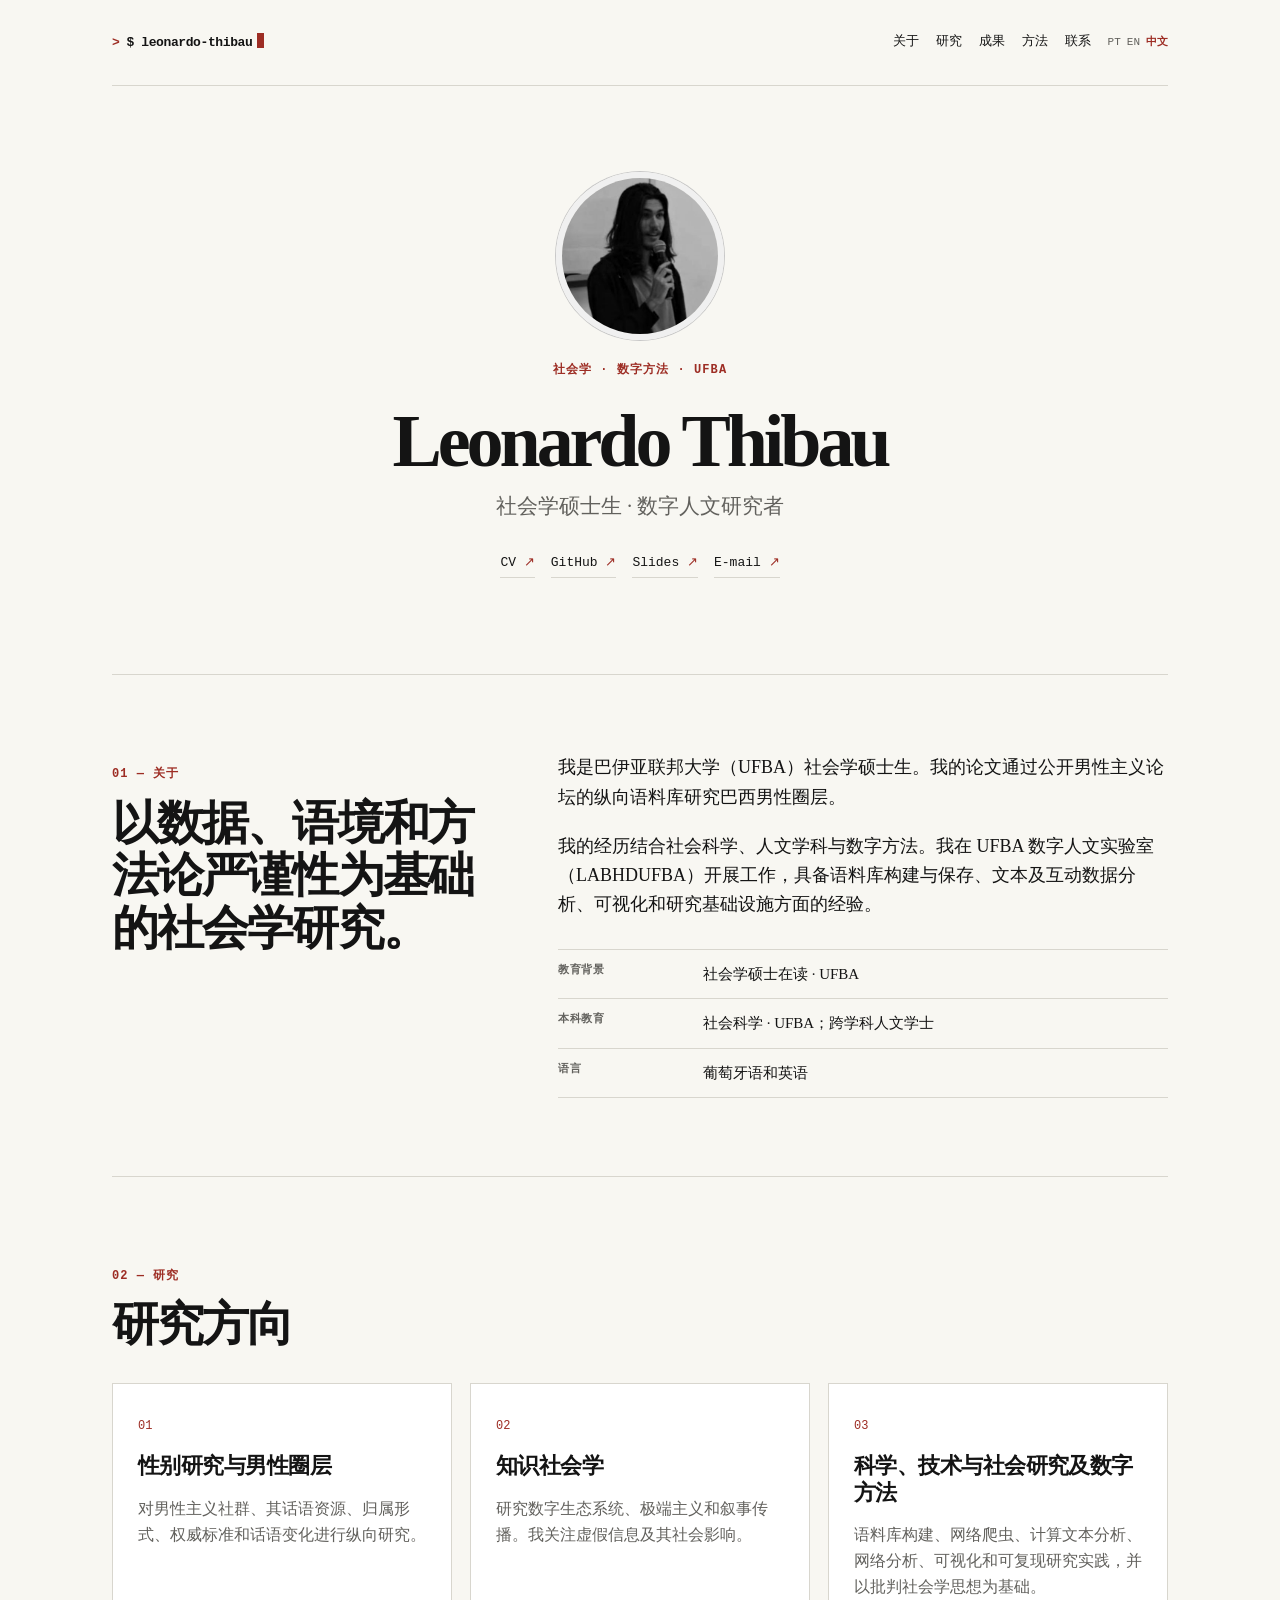
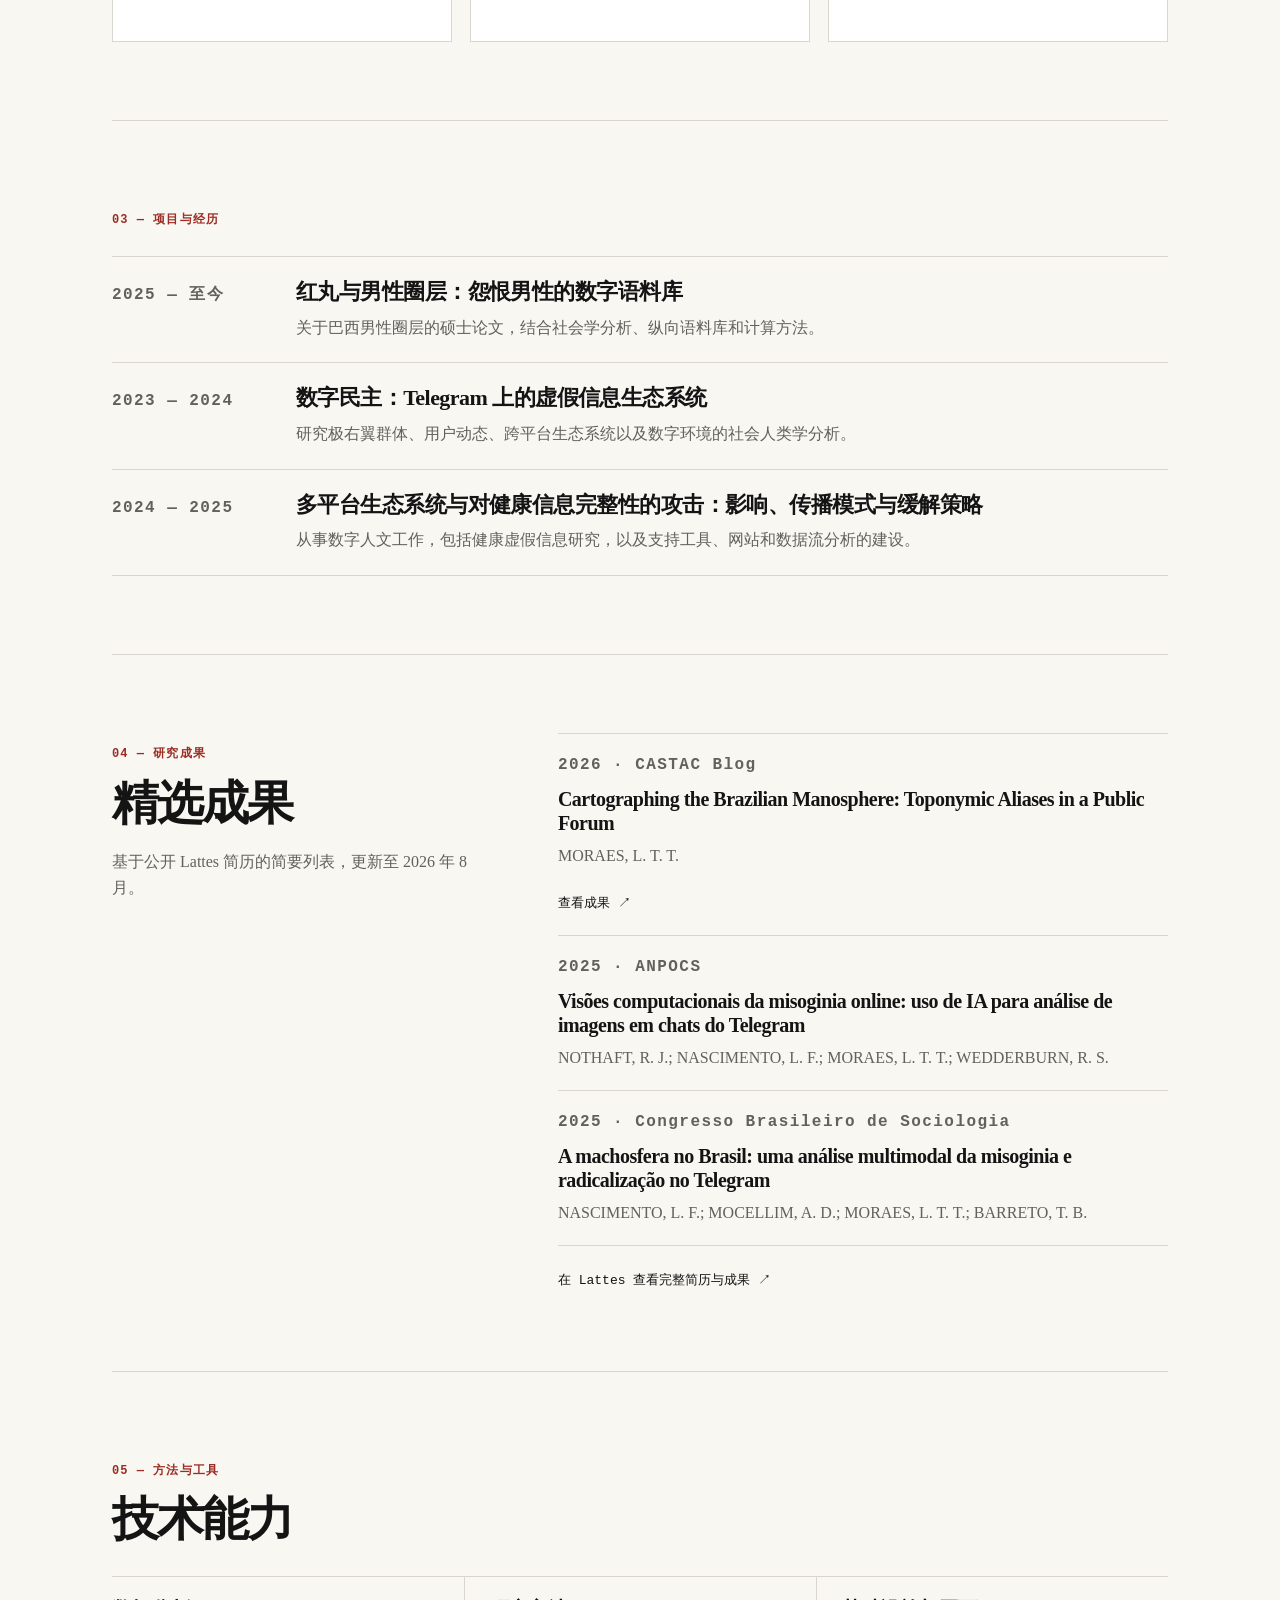
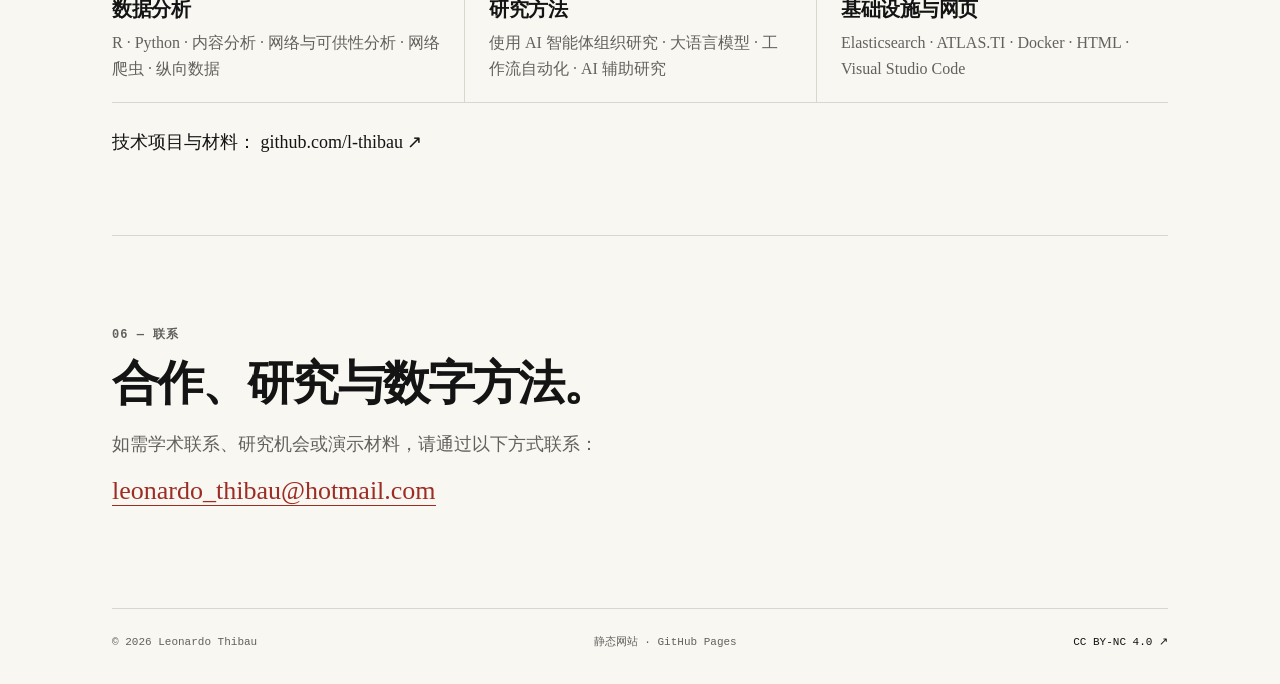
<file: zh/index.html>
<!doctype html>

<html lang="zh-Hans">
<head>
  <meta charset="utf-8">
  <meta name="viewport" content="width=device-width, initial-scale=1">
  <meta name="description" content="Leonardo Thibau — mestrando em Sociologia na UFBA. 研究 em métodos digitais, machosfera, desinformação e análise computacional.">
  <meta name="robots" content="index,follow">
  <meta name="theme-color" content="#111111">
  <meta http-equiv="Content-Security-Policy" content="default-src 'self'; base-uri 'self'; object-src 'none'; script-src 'none'; style-src 'self'; img-src 'self' data:; connect-src 'none'; form-action 'none'; frame-src 'none'; upgrade-insecure-requests">
  <title>Leonardo Thibau — Sociologia e 方法 Digitais</title>
  <link rel="stylesheet" href="../styles.css">
</head>
<body>
  <div class="shell">
    <header class="site-header">
      <a class="wordmark" href="#inicio" aria-label="Início">
        <span class="prompt">&gt;</span><span>$ leonardo-thibau</span><span class="cursor" aria-hidden="true"></span>
      </a>
      <div class="header-tools">
        <nav aria-label="主导航">
          <a href="#sobre">关于</a>
          <a href="#pesquisa">研究</a>
          <a href="#producoes">成果</a>
          <a href="#competencias">方法</a>
          <a href="#contato">联系</a>
        </nav>
        <div class="lang-switch" aria-label="Selecionar idioma">
          <a href="../pt/" lang="pt-BR">PT</a>
          <a href="../" lang="en">EN</a>
          <a class="active" href="./" lang="zh-Hans" aria-current="page">中文</a>
        </div>
      </div>
    </header>


<main id="inicio">
  <section class="hero" aria-labelledby="nome">
    <img class="portrait" src="../assets/profile.jpg" alt="Leonardo Thibau apresentando em evento acadêmico">
    <p class="eyebrow">社会学 · 数字方法 · UFBA</p>
    <h1 id="nome">Leonardo Thibau</h1>
    <p class="subtitle">社会学硕士生 · 数字人文研究者</p>
    <div class="social" aria-label="Links profissionais">
      <a href="https://lattes.cnpq.br/3404425891739700" target="_blank" rel="noopener">CV <span>↗</span></a>
      <a href="https://github.com/l-thibau" target="_blank" rel="noopener">GitHub <span>↗</span></a>
      <a href="https://l-thibau.quarto.pub/" target="_blank" rel="noopener">Slides <span>↗</span></a>
      <a href="mailto:leonardo_thibau@hotmail.com">E-mail <span>↗</span></a>
    </div>
  </section>

  <section id="sobre" class="section split">
    <div><p class="section-label">01 — 关于</p><h2>以数据、语境和方法论严谨性为基础的社会学研究。</h2></div>
    <div class="prose">
      <p>我是巴伊亚联邦大学（UFBA）社会学硕士生。我的论文通过公开男性主义论坛的纵向语料库研究巴西男性圈层。</p>
      <p>我的经历结合社会科学、人文学科与数字方法。我在 UFBA 数字人文实验室（LABHDUFBA）开展工作，具备语料库构建与保存、文本及互动数据分析、可视化和研究基础设施方面的经验。</p>
      <dl class="facts">
        <div><dt>教育背景</dt><dd>社会学硕士在读 · UFBA</dd></div>
        <div><dt>本科教育</dt><dd>社会科学 · UFBA；跨学科人文学士</dd></div>
        <div><dt>语言</dt><dd>葡萄牙语和英语</dd></div>
      </dl>
    </div>
  </section>

  <section id="pesquisa" class="section">
    <p class="section-label">02 — 研究</p>
    <h2>研究方向</h2>
    <div class="cards">
      <article><span>01</span><h3>性别研究与男性圈层</h3><p>对男性主义社群、其话语资源、归属形式、权威标准和话语变化进行纵向研究。</p></article>
      <article><span>02</span><h3>知识社会学</h3><p>研究数字生态系统、极端主义和叙事传播。我关注虚假信息及其社会影响。</p></article>
      <article><span>03</span><h3>科学、技术与社会研究及数字方法</h3><p>语料库构建、网络爬虫、计算文本分析、网络分析、可视化和可复现研究实践，并以批判社会学思想为基础。</p></article>
    </div>
  </section>

  <section class="section projects">
    <p class="section-label">03 — 项目与经历</p>
    <div class="project-list">
      <article><p class="date">2025 — 至今</p><div><h3>红丸与男性圈层：怨恨男性的数字语料库</h3><p>关于巴西男性圈层的硕士论文，结合社会学分析、纵向语料库和计算方法。</p></div></article>
      <article><p class="date">2023 — 2024</p><div><h3>数字民主：Telegram 上的虚假信息生态系统</h3><p>研究极右翼群体、用户动态、跨平台生态系统以及数字环境的社会人类学分析。</p></div></article>
      <article><p class="date">2024 — 2025</p><div><h3>多平台生态系统与对健康信息完整性的攻击：影响、传播模式与缓解策略</h3><p>从事数字人文工作，包括健康虚假信息研究，以及支持工具、网站和数据流分析的建设。</p></div></article>
    </div>
  </section>

  <section id="producoes" class="section split">
    <div>
      <p class="section-label">04 — 研究成果</p>
      <h2>精选成果</h2>
      <p class="muted">基于公开 Lattes 简历的简要列表，更新至 2026 年 8 月。</p>
    </div>

    <div class="publications">
      <article>
        <p class="pub-meta">2026 · CASTAC Blog</p>
        <h3>Cartographing the Brazilian Manosphere: Toponymic Aliases in a Public Forum</h3>
        <p>MORAES, L. T. T.</p>
        <a class="text-link" href="https://blog.castac.org/2026/06/brazilian-manosphere/" target="_blank" rel="noopener">查看成果 ↗</a>
      </article>

      <article>
        <p class="pub-meta">2025 · ANPOCS</p>
        <h3>Visões computacionais da misoginia online: uso de IA para análise de imagens em chats do Telegram</h3>
        <p>NOTHAFT, R. J.; NASCIMENTO, L. F.; MORAES, L. T. T.; WEDDERBURN, R. S.</p>
      </article>

      <article>
        <p class="pub-meta">2025 · Congresso Brasileiro de Sociologia</p>
        <h3>A machosfera no Brasil: uma análise multimodal da misoginia e radicalização no Telegram</h3>
        <p>NASCIMENTO, L. F.; MOCELLIM, A. D.; MORAES, L. T. T.; BARRETO, T. B.</p>
      </article>

      <a class="text-link" href="https://lattes.cnpq.br/3404425891739700" target="_blank" rel="noopener">
        在 Lattes 查看完整简历与成果 ↗
      </a>
    </div>
  </section>

  <section id="competencias" class="section">
    <p class="section-label">05 — 方法与工具</p>
    <h2>技术能力</h2>
    <div class="skills">
      <div><h3>数据分析</h3><p>R · Python · 内容分析 · 网络与可供性分析 · 网络爬虫 · 纵向数据</p></div>
      <div><h3>研究方法</h3><p>使用 AI 智能体组织研究 · 大语言模型 · 工作流自动化 · AI 辅助研究</p></div>
      <div><h3>基础设施与网页</h3><p>Elasticsearch · ATLAS.TI · Docker · HTML · Visual Studio Code</p></div>
    </div>
    <p class="repository-note">技术项目与材料： <a href="https://github.com/l-thibau" target="_blank" rel="noopener">github.com/l-thibau ↗</a></p>
  </section>

  <section id="contato" class="section contact">
    <p class="section-label">06 — 联系</p>
    <h2>合作、研究与数字方法。</h2>
    <p>如需学术联系、研究机会或演示材料，请通过以下方式联系：</p>
    <a class="email" href="mailto:leonardo_thibau@hotmail.com">leonardo_thibau@hotmail.com</a>
  </section>
</main>

<footer>
  <span>© 2026 Leonardo Thibau</span>
  <span>静态网站 · GitHub Pages</span>
  <span><a href="https://creativecommons.org/licenses/by-nc/4.0/" target="_blank" rel="noopener">CC BY-NC 4.0 ↗</a></span>
</footer>

  </div>
</body>
</html>
</file>
<file: styles.css>
:root{--ink:#141414;--paper:#f8f7f2;--card:#ffffff;--rule:#d8d6ce;--muted:#62615d;--accent:#9d2d24;--max:1120px}*{box-sizing:border-box}html{scroll-behavior:smooth}body{margin:0;background:var(--paper);color:var(--ink);font-family:Georgia,'Times New Roman',serif;font-size:18px;line-height:1.62}.shell{max-width:var(--max);margin:auto;padding:0 32px}.site-header{min-height:86px;border-bottom:1px solid var(--rule);display:flex;align-items:center;justify-content:space-between;gap:26px;font-family:ui-monospace,SFMono-Regular,Consolas,monospace;font-size:13px}.wordmark{color:var(--ink);text-decoration:none;font-weight:700;letter-spacing:-.03em;white-space:nowrap}.prompt{color:var(--accent);margin-right:7px}.cursor{display:inline-block;width:7px;height:15px;background:var(--accent);vertical-align:-2px;margin-left:5px;animation:blink 1.2s steps(1,end) infinite}@keyframes blink{50%{opacity:0}}nav{display:flex;gap:17px;flex-wrap:wrap;justify-content:flex-end}nav a,footer a,.text-link,.repository-note a{color:var(--ink);text-decoration:none;border-bottom:1px solid transparent}nav a:hover,footer a:hover,.text-link:hover,.repository-note a:hover{border-color:var(--accent);color:var(--accent)}.hero{text-align:center;padding:86px 0 96px;border-bottom:1px solid var(--rule)}.portrait{width:168px;height:168px;border-radius:50%;object-fit:cover;object-position:center top;filter:grayscale(100%) contrast(1.06);border:6px solid #eceae3;box-shadow:0 0 0 1px #c7c4ba}.eyebrow,.section-label,.pub-meta,.date{font-family:ui-monospace,SFMono-Regular,Consolas,monospace;font-size:12px;letter-spacing:.09em;color:var(--accent);font-weight:700}.hero h1{font-size:clamp(44px,7vw,74px);line-height:1.05;margin:22px 0 9px;letter-spacing:-.055em}.subtitle{color:var(--muted);margin:0;font-size:21px}.social{margin-top:25px;display:flex;justify-content:center;gap:16px;flex-wrap:wrap;font-family:ui-monospace,SFMono-Regular,Consolas,monospace;font-size:13px}.social a{color:var(--ink);text-decoration:none;padding:4px 0;border-bottom:1px solid var(--rule)}.social a:hover{color:var(--accent);border-color:var(--accent)}.social span{color:var(--accent)}.section{padding:78px 0;border-bottom:1px solid var(--rule)}.split{display:grid;grid-template-columns:minmax(240px,.76fr) minmax(0,1.24fr);gap:72px}.section h2{font-size:clamp(30px,4vw,47px);line-height:1.12;letter-spacing:-.04em;margin:8px 0 20px}.prose p{margin:0 0 20px}.facts{border-top:1px solid var(--rule);margin:30px 0 0}.facts div{display:grid;grid-template-columns:130px 1fr;gap:15px;padding:12px 0;border-bottom:1px solid var(--rule);font-size:15px}.facts dt{font-family:ui-monospace,SFMono-Regular,Consolas,monospace;font-size:11px;text-transform:uppercase;letter-spacing:.06em;color:var(--muted);font-weight:700}.facts dd{margin:0}.cards{display:grid;grid-template-columns:repeat(3,1fr);gap:18px;margin-top:32px}.cards article{background:var(--card);border:1px solid var(--rule);padding:25px;min-height:252px}.cards span{font-family:ui-monospace,SFMono-Regular,Consolas,monospace;font-size:12px;color:var(--accent)}h3{font-size:22px;line-height:1.2;letter-spacing:-.025em;margin:15px 0 12px}.cards p,.project-list p,.publications p,.skills p,.muted{font-size:16px;color:var(--muted)}.project-list{margin-top:26px;border-top:1px solid var(--rule)}.project-list article{display:grid;grid-template-columns:160px 1fr;gap:24px;padding:22px 0;border-bottom:1px solid var(--rule)}.project-list .date{margin:4px 0}.project-list h3{margin:0 0 9px}.project-list p{margin:0}.publications{border-top:1px solid var(--rule)}.publications article{padding:19px 0;border-bottom:1px solid var(--rule)}.pub-meta{margin:0}.publications h3{margin:8px 0;font-size:20px}.publications p{margin:0}.text-link{display:inline-block;margin-top:24px;font-family:ui-monospace,SFMono-Regular,Consolas,monospace;font-size:13px}.skills{display:grid;grid-template-columns:repeat(3,1fr);border-top:1px solid var(--rule);margin-top:30px}.skills div{padding:20px 24px 20px 0;border-bottom:1px solid var(--rule)}.skills div+div{padding-left:24px;border-left:1px solid var(--rule)}.skills h3{font-size:20px;margin:0 0 9px}.skills p{margin:0}.repository-note{margin:25px 0 0}.contact{padding-bottom:100px}.contact h2{max-width:650px}.contact p{color:var(--muted)}.email{font-size:clamp(19px,2.2vw,26px);color:var(--accent);text-decoration:none;border-bottom:1px solid var(--accent);line-height:1.1}footer{font-family:ui-monospace,SFMono-Regular,Consolas,monospace;font-size:11px;color:var(--muted);display:flex;justify-content:space-between;gap:15px;padding:25px 0 30px;flex-wrap:wrap}@media(max-width:760px){.shell{padding:0 20px}.site-header{padding:17px 0;align-items:flex-start;flex-direction:column}.hero{padding:65px 0}.split{grid-template-columns:1fr;gap:20px}.cards,.skills{grid-template-columns:1fr}.skills div+div{padding-left:0;border-left:0}.project-list article{grid-template-columns:1fr;gap:0}.facts div{grid-template-columns:1fr;gap:3px}.section{padding:58px 0}nav{gap:12px}.portrait{width:142px;height:142px}}

.header-tools{display:flex;align-items:center;justify-content:flex-end;gap:17px}.lang-switch{display:flex;gap:6px;font-family:ui-monospace,SFMono-Regular,Consolas,monospace;font-size:11px;white-space:nowrap}.lang-switch a{color:var(--muted);text-decoration:none}.lang-switch a:hover,.lang-switch a.active{color:var(--accent);font-weight:700}@media(max-width:760px){.header-tools{width:100%;align-items:flex-start;justify-content:space-between;gap:12px}.lang-switch{padding-left:0;flex-shrink:0}nav{justify-content:flex-start}}
</file>
